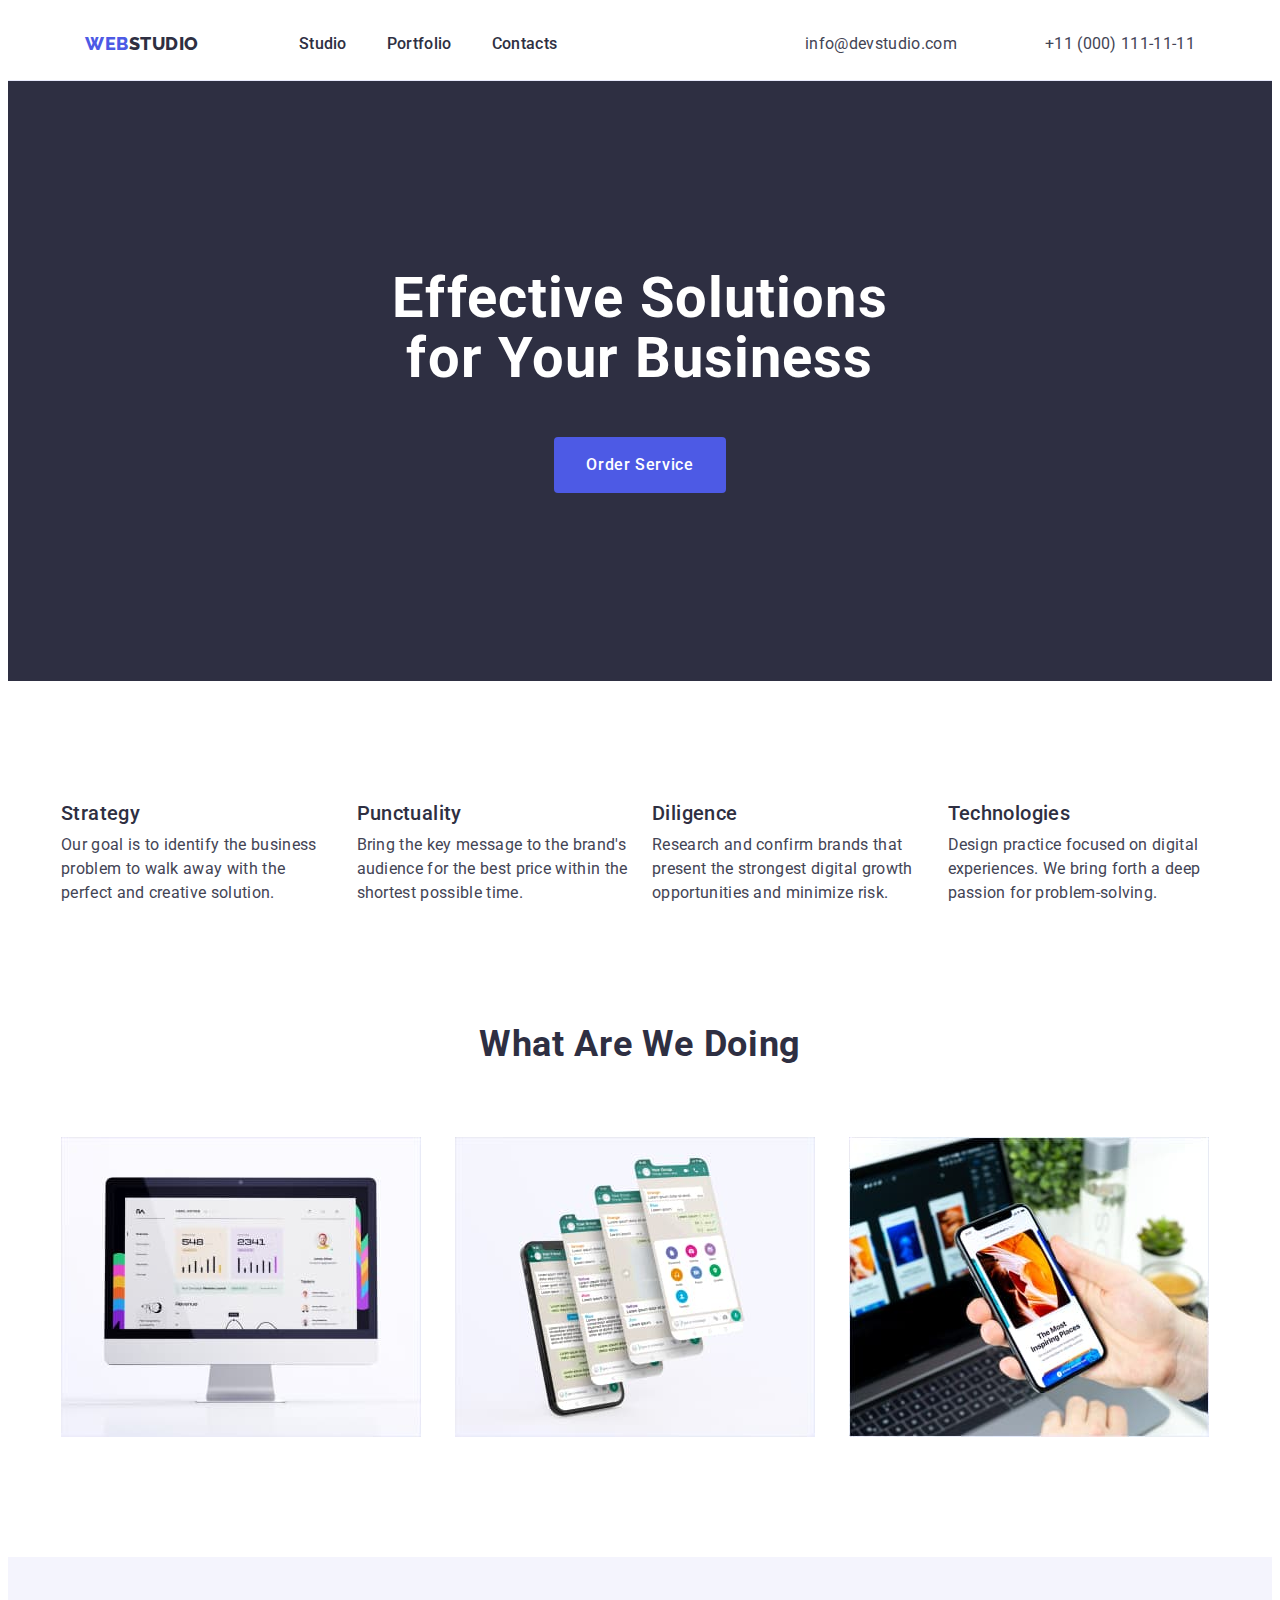
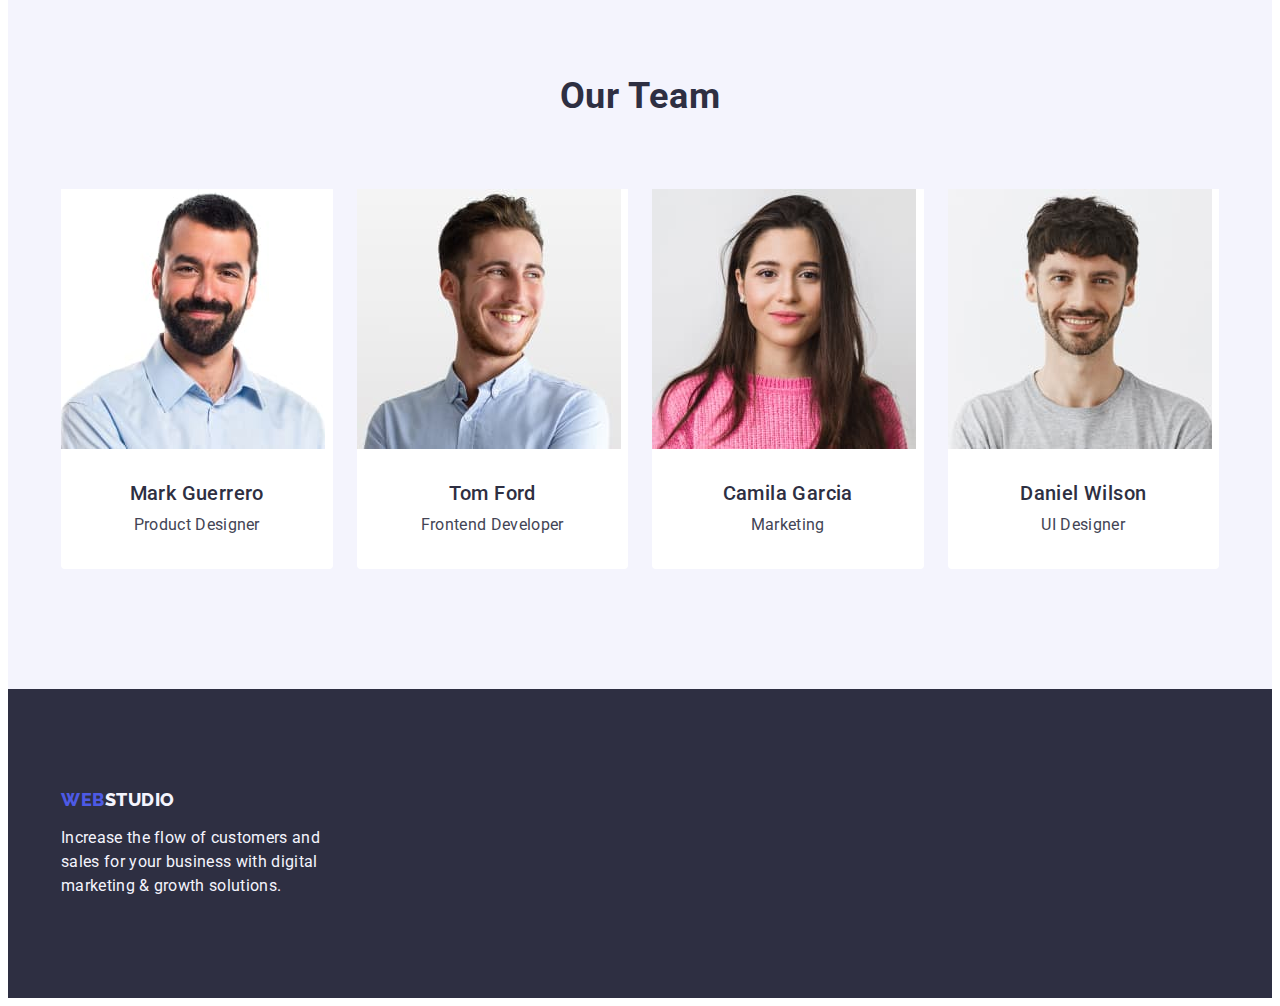
<file: index.html>
<!DOCTYPE html>
<html lang="en">
  <head>
    <meta charset="UTF-8" />
    <meta name="viewport" content="width=device-width, initial-scale=1.0" />
    <title>Document</title>
    <link rel="preconnect" href="https://fonts.googleapis.com" />
    <link rel="preconnect" href="https://fonts.gstatic.com" crossorigin />
    <link
      href="https://fonts.googleapis.com/css2?family=Raleway:wght@800&family=Roboto:wght@400;500;700&display=swap"
      rel="stylesheet"
    />
    <link
      rel="stylesheet"
      href="https://fonts.googleapis.com/css2?family=Raleway:wght@800&family=swap"
    />
    <link
      rel="stylesheet"
      href="https://cdnjs.cloudflare.com/ajax/libs/modern-normalize/2.0.0/modern-normalize.min.css"
      integrity="sha512-4xo8blKMVCiXpTaLzQSLSw3KFOVPWhm/TRtuPVc4WG6kUgjH6J03IBuG7JZPkcWMxJ5huwaBpOpnwYElP/m6wg=="
      crossorigin="anonymous"
      referrerpolicy="no-referrer"
    />

    <link rel="stylesheet" href="./css/styles.css" />
  </head>
  <body>
    <header class="header">
      <div class="container header-container">
        <nav class="header-navigation">
          <a href="./index.html" class="header-logo link"
            >Web<span class="header-logo-accent">Studio</span>
          </a>

          <ul class="header-menu list">
            <li class="header-menu-item">
              <a class="header-menu-link link" href="./index.html">Studio</a>
            </li>
            <li class="header-menu-item">
              <a class="header-menu-link link" href="./portfolio.html"
                >Portfolio</a
              >
            </li>
            <li class="header-menu-item">
              <a class="header-menu-link link" href="">Contacts</a>
            </li>
          </ul>
        </nav>
        <address class="header-address">
          <ul class="header-address-menu list">
            <li class="header-address-item">
              <a
                class="header-address-link link"
                href="mailto:info@devstudio.com"
                >info@devstudio.com</a
              >
            </li>
            <li class="header-address-item">
              <a class="header-address-link link" href="tel:+110001111111"
                >+11 (000) 111-11-11</a
              >
            </li>
          </ul>
        </address>
      </div>
    </header>
    <main>
      <section class="hero">
        <div class="container">
          <h1 class="hero-title">Effective Solutions for Your Business</h1>
          <button type="button" class="hero-btn">Order Service</button>
        </div>
      </section>

      <section class="advantages">
        <div class="container">
          <h2 class="visually-hidden">Advantages</h2>
          <ul class="advantages-list list">
            <li class="advantages-item">
              <h3 class="advantages-subtitle">Strategy</h3>
              <p class="advantages-item-text">
                Our goal is to identify the business problem to walk away with
                the perfect and creative solution.
              </p>
            </li>
            <li class="advantages-item">
              <h3 class="advantages-subtitle">Punctuality</h3>
              <p class="advantages-item-text">
                Bring the key message to the brand's audience for the best price
                within the shortest possible time.
              </p>
            </li>
            <li class="advantages-item">
              <h3 class="advantages-subtitle">Diligence</h3>
              <p class="advantages-item-text">
                Research and confirm brands that present the strongest digital
                growth opportunities and minimize risk.
              </p>
            </li>
            <li class="advantages-item">
              <h3 class="advantages-subtitle">Technologies</h3>
              <p class="advantages-item-text">
                Design practice focused on digital experiences. We bring forth a
                deep passion for problem-solving.
              </p>
            </li>
          </ul>
        </div>
      </section>

      <section class="doing">
        <div class="container">
          <h2 class="doing-title">What are we doing</h2>
          <ul class="doing-list list">
            <li class="doing-list-item">
              <img
                class="img"
                src="./images/1i1111.jpg"
                alt="computer"
                width="360"
                height="300"
              />
            </li>
            <li class="doing-list-item">
              <img
                class="img"
                src="./images/2i2222.jpg"
                alt="phone"
                width="360"
                height="300"
              />
            </li>
            <li class="doing-list-item">
              <img
                class="img"
                src="./images/3i333.jpg"
                alt="phone and computer"
                width="360"
                height="300"
              />
            </li>
          </ul>
        </div>
      </section>

      <section class="team">
        <div class="container">
          <h2 class="team-title">Our Team</h2>

          <ul class="team-list list">
            <li class="team-list-item">
              <img
                class="img team-list-foto"
                src="./images/11i1111.jpg"
                alt="Mark Guerrero"
                width="264"
                height="260"
              />
              <div class="section-team">
                <h3 class="team-member">Mark Guerrero</h3>
                <p class="team-work">Product Designer</p>
              </div>
            </li>
            <li class="team-list-item">
              <img
                class="img team-list-foto"
                src="./images/22i22222.jpg"
                alt="Tom Ford"
                width="264"
                height="260"
              />
              <div class="section-team">
                <h3 class="team-member">Tom Ford</h3>
                <p class="team-work">Frontend Developer</p>
              </div>
            </li>
            <li class="team-list-item">
              <img
                class="img team-list-foto"
                src="./images/33i3333.jpg"
                alt="Camila Garcia"
                width="264"
                height="260"
              />
              <div class="section-team">
                <h3 class="team-member">Camila Garcia</h3>
                <p class="team-work">Marketing</p>
              </div>
            </li>
            <li class="team-list-item">
              <img
                class="img team-list-foto"
                src="./images/44i44444.jpg"
                alt="Daniel Wilson"
                width="264"
                height="260"
              />
              <div class="section-team">
                <h3 class="team-member">Daniel Wilson</h3>
                <p class="team-work">UI Designer</p>
              </div>
            </li>
          </ul>
        </div>
      </section>
    </main>
    <footer class="footer">
      <div class="container footer-container">
        <a href="./index.html" class="footer-logo link"
          >Web<span class="footer-logo-accent">Studio</span>
        </a>
        <p class="footer-text">
          Increase the flow of customers and sales for your business with
          digital marketing & growth solutions.
        </p>
      </div>
    </footer>
  </body>
</html>
</file>
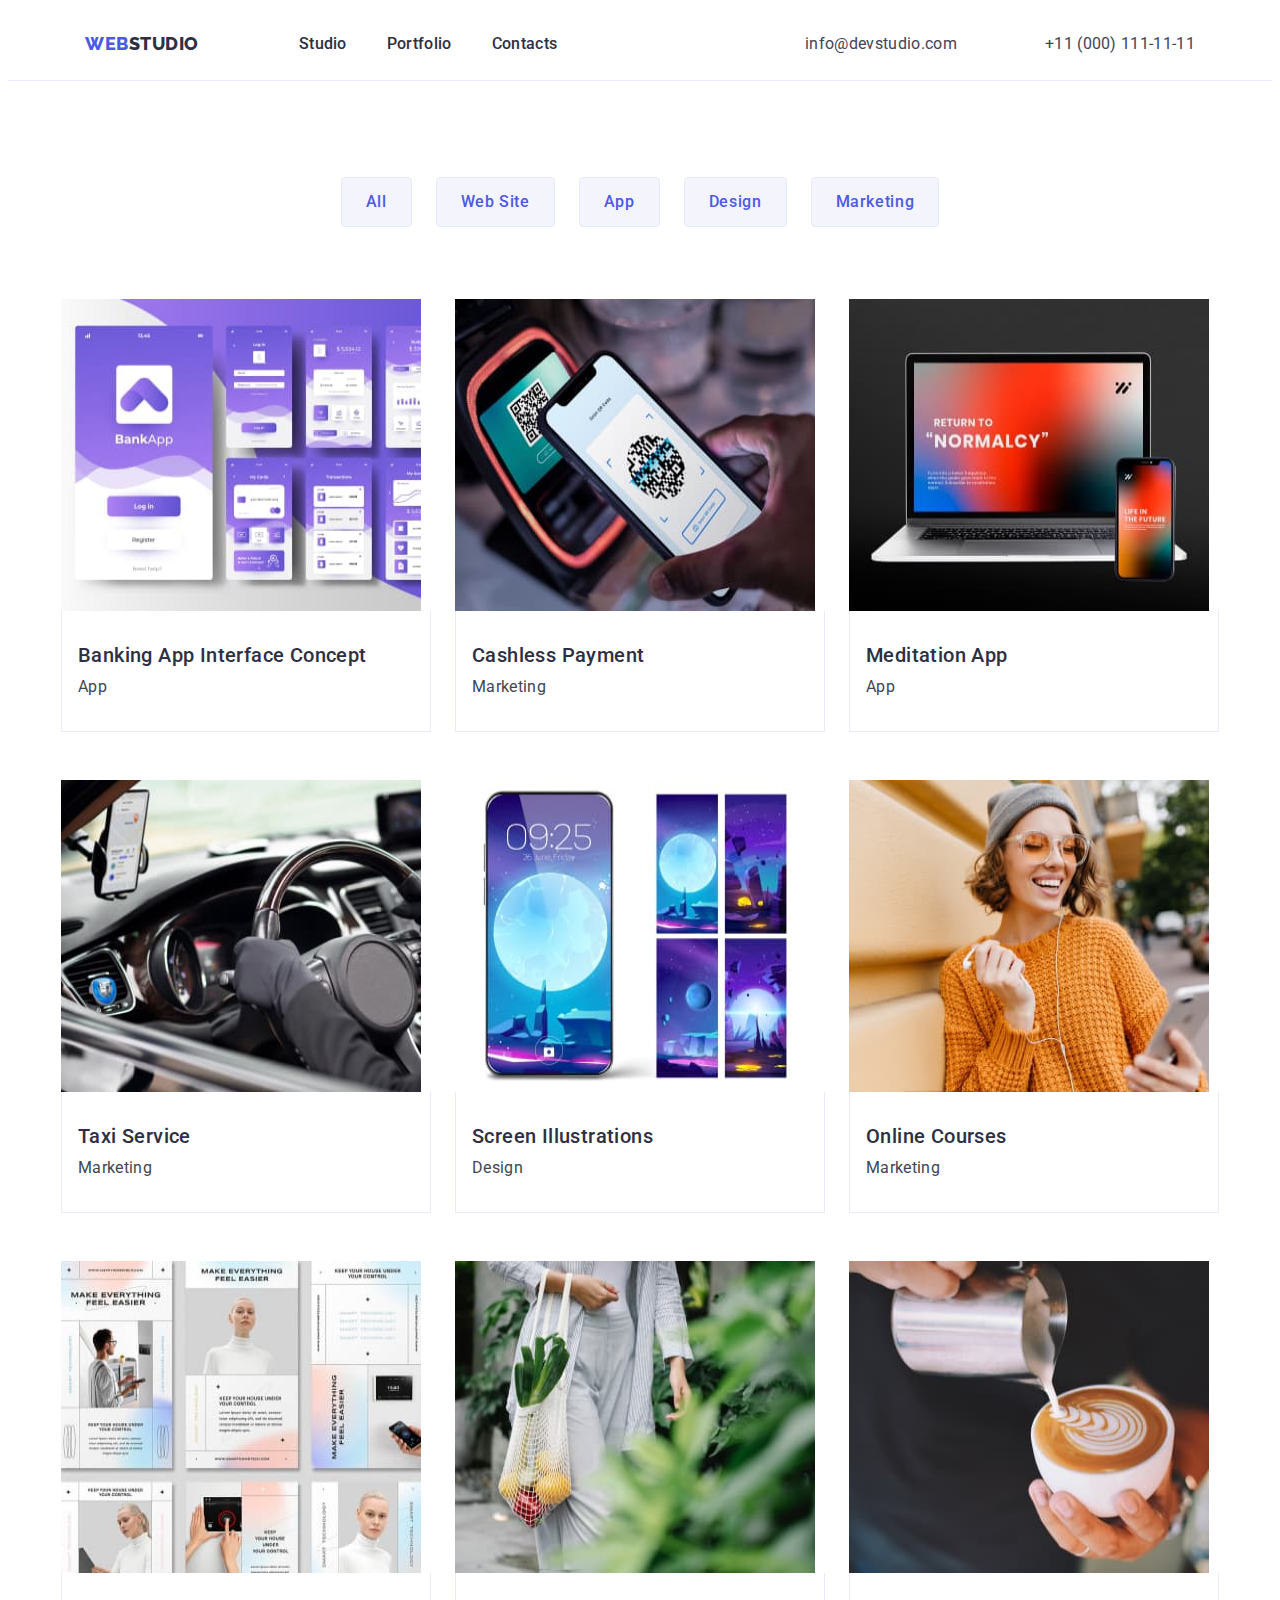
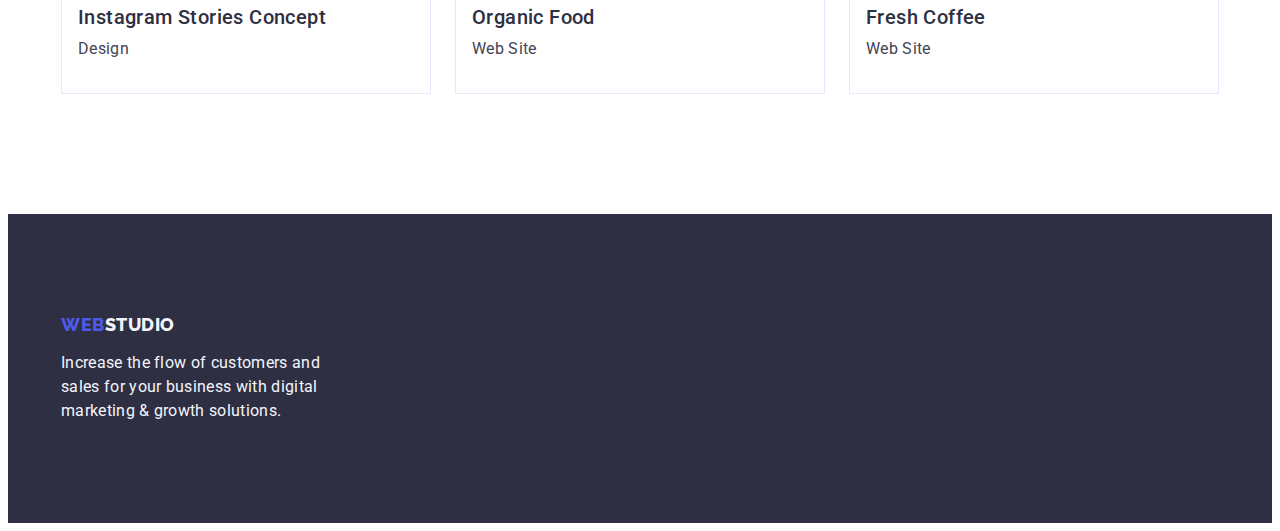
<file: portfolio.html>
<!DOCTYPE html>
<html lang="en">
  <head>
    <meta charset="UTF-8" />
    <meta name="viewport" content="width=device-width, initial-scale=1.0" />
    <title>Document</title>
    <link rel="preconnect" href="https://fonts.googleapis.com" />
    <link rel="preconnect" href="https://fonts.gstatic.com" crossorigin />
    <link
      href="https://fonts.googleapis.com/css2?family=Raleway:wght@800&family=Roboto:wght@400;500;700&display=swap"
      rel="stylesheet"
    />
    <link
      rel="stylesheet"
      href="https://fonts.googleapis.com/css2?family=Raleway:wght@800&family=swap"
    />
    <link
      rel="stylesheet"
      href="https://cdnjs.cloudflare.com/ajax/libs/modern-normalize/2.0.0/modern-normalize.min.css"
      integrity="sha512-4xo8blKMVCiXpTaLzQSLSw3KFOVPWhm/TRtuPVc4WG6kUgjH6J03IBuG7JZPkcWMxJ5huwaBpOpnwYElP/m6wg=="
      crossorigin="anonymous"
      referrerpolicy="no-referrer"
    />
    <link rel="stylesheet" href="./css/styles.css" />
  </head>
  <body>
    <header class="header">
      <div class="container header-container">
        <nav class="header-navigation">
          <a href="./index.html" class="header-logo link"
            >Web<span class="header-logo-accent">Studio</span>
          </a>

          <ul class="header-menu list">
            <li class="header-menu-item">
              <a class="header-menu-link link" href="./index.html">Studio</a>
            </li>
            <li class="header-menu-item">
              <a class="header-menu-link link" href="./portfolio.html"
                >Portfolio</a
              >
            </li>
            <li class="header-menu-item">
              <a class="header-menu-link link" href="">Contacts</a>
            </li>
          </ul>
        </nav>
        <address class="header-address">
          <ul class="header-address-menu list">
            <li class="header-address-item">
              <a
                class="header-address-link link"
                href="mailto:info@devstudio.com"
                >info@devstudio.com</a
              >
            </li>
            <li class="header-address-item">
              <a class="header-address-link link" href="tel:+110001111111"
                >+11 (000) 111-11-11</a
              >
            </li>
          </ul>
        </address>
      </div>
    </header>
    <main>
      <section class="portfolio-menu">
        <div class="container">
          <h1 class="visually-hidden">Portfolio</h1>

          <ul class="portfolio-menu-list list">
            <li class="portfolio-menu-item">
              <button type="button" class="portfolio-menu-btn link">All</button>
            </li>
            <li>
              <button type="button" class="portfolio-menu-btn link">
                Web Site
              </button>
            </li>
            <li class="portfolio-menu-item">
              <button type="button" class="portfolio-menu-btn link">App</button>
            </li>
            <li class="portfolio-menu-item">
              <button type="button" class="portfolio-menu-btn link">
                Design
              </button>
            </li>
            <li class="portfolio-menu-item">
              <button type="button" class="portfolio-menu-btn link">
                Marketing
              </button>
            </li>
          </ul>

          <ul class="offers-list list">
            <li class="offers-item">
              <a href="" class="offers-item-link link">
                <img
                  class="img"
                  src="./images/a1111111.jpg"
                  alt="App concept"
                  width="360"
                  height="312"
                />
                <div class="container-offers">
                  <h2 class="offers-title link">
                    Banking App Interface Concept
                  </h2>
                  <p class="offers-text">App</p>
                </div></a
              >
            </li>
            <li class="offers-item">
              <a href="" class="offers-item-link link"
                ><img
                  class="img"
                  src="./images/a22222.jpg"
                  alt="Cashless Payment"
                  width="360"
                  height="312"
                />
                <div class="container-offers">
                  <h2 class="offers-title link">Cashless Payment</h2>
                  <p class="offers-text">Marketing</p>
                </div></a
              >
            </li>
            <li class="offers-item">
              <a href="" class="offers-item-link link">
                <img
                  class="img"
                  src="./images/a33333.jpg"
                  alt="Meditation App"
                  width="360"
                  height="312"
                />
                <div class="container-offers">
                  <h2 class="offers-title link">Meditation App</h2>
                  <p class="offers-text">App</p>
                </div></a
              >
            </li>
            <li class="offers-item">
              <a href="" class="offers-item-link link"
                ><img
                  class="img"
                  src="./images/a44444.jpg"
                  alt="Taxi Service"
                  width="360"
                  height="312"
                />
                <div class="container-offers">
                  <h2 class="offers-title link">Taxi Service</h2>
                  <p class="offers-text">Marketing</p>
                </div></a
              >
            </li>
            <li class="offers-item">
              <a href="" class="offers-item-link link"
                ><img
                  class="img"
                  src="./images/a555.jpg"
                  alt="Screen Illustrations"
                  width="360"
                  height="312"
                />
                <div class="container-offers">
                  <h2 class="offers-title link">Screen Illustrations</h2>
                  <p class="offers-text">Design</p>
                </div></a
              >
            </li>
            <li class="offers-item">
              <a href="" class="offers-item-link link">
                <img
                  class="img"
                  src="./images/a66666.jpg"
                  alt="Online Courses"
                  width="360"
                  height="312"
                />
                <div class="container-offers">
                  <h2 class="offers-title link">Online Courses</h2>
                  <p class="offers-text">Marketing</p>
                </div></a
              >
            </li>
            <li class="offers-item">
              <a href="" class="offers-item-link link">
                <img
                  class="img"
                  src="./images/a77777.jpg"
                  alt="Instagram Stories Concept"
                  width="360"
                  height="312"
                />
                <div class="container-offers">
                  <h2 class="offers-title link">Instagram Stories Concept</h2>
                  <p class="offers-text">Design</p>
                </div></a
              >
            </li>
            <li class="offers-item">
              <a href="" class="offers-item-link link"
                ><img
                  class="img"
                  src="./images/a88888.jpg"
                  alt="Organic Food"
                  width="360"
                  height="312"
                />
                <div class="container-offers">
                  <h2 class="offers-title link">Organic Food</h2>
                  <p class="offers-text">Web Site</p>
                </div></a
              >
            </li>
            <li class="offers-item">
              <a href="" class="offers-item-link link"
                ><img
                  class="img"
                  src="./images/a9999.jpg"
                  alt="Fresh Coffee"
                  width="360"
                  height="312"
                />
                <div class="container-offers">
                  <h2 class="offers-title link">Fresh Coffee</h2>
                  <p class="offers-text">Web Site</p>
                </div></a
              >
            </li>
          </ul>
        </div>
      </section>
    </main>
    <footer class="footer">
      <div class="container footer-container">
        <a href="./index.html" class="footer-logo link"
          >Web<span class="footer-logo-accent">Studio</span>
        </a>
        <p class="footer-text">
          Increase the flow of customers and sales for your business with
          digital marketing & growth solutions.
        </p>
      </div>
    </footer>
  </body>
</html>
</file>
<file: css/styles.css>
:root {
  --accent-color: #2e2f42;
  --active-color: #404bbf;
  --text-color: #434455;
}

p,
h1,
h2,
h3,
h4 {
  margin-top: 0;
  margin-bottom: 0;
}

ul {
  margin-top: 0;
  margin-bottom: 0;
  padding-left: 0;
}

body {
  font-family: "Roboto", sans-serif;
  color: var(--text-color);
  background-color: #ffffff;
}

.container {
  width: 100%;
  max-width: 1158px;
  padding-left: 15px;
  padding-right: 15px;
  margin: 0 auto;
}

.visually-hidden {
  position: absolute;
  width: 1px;
  height: 1px;
  margin: -1px;
  border: 0;
  padding: 0;
  white-space: nowrap;
  clip-path: inset(100%);
  clip: rect(0 0 0 0);
  overflow: hidden;
}

.link {
  text-decoration: none;
}

.list {
  list-style-type: none;
}

.header {
  border-bottom: 1px solid #e7e9fc;
}

.header-navigation {
  display: flex;
  align-items: center;
}

.header-logo {
  color: #4d5ae5;
  font-size: 18px;
  font-family: Raleway, sans-serif;
  font-weight: 800;
  line-height: 1.17;
  letter-spacing: 0.03em;
  text-transform: uppercase;
  word-spacing: 0;
  padding: 24px;
  margin-right: 76px;
}
.header-logo-accent {
  color: #2e2f42;
  word-spacing: 0;
}

.header-container {
  display: flex;
  align-items: center;
  justify-content: space-between;
}

.header-menu {
  display: flex;
  align-items: center;
  gap: 40px;
}

.header-menu-link {
  color: #2e2f42;
  font-size: 16px;
  font-weight: 500;
  line-height: 1.5;
  letter-spacing: 0.02em;
  padding-top: 24px;
  padding-bottom: 24px;
  display: block;
}

.header-menu-link:hover {
  color: var(--active-color);
}

.header-menu-link:focus {
  color: var(--active-color);
}

.header-address-link {
  color: var(--text-color);
  font-size: 16px;

  font-weight: 400;
  line-height: 1.5;
  letter-spacing: 0.02em;
  padding: 24px;
}

.header-address-link:hover {
  color: var(--active-color);
}

.header-address-link:focus {
  color: var(--active-color);
}

.header-address {
  font-style: normal;
}

.header-address-menu {
  display: flex;
  gap: 40px;
  margin-left: auto;
}

.header-address-menu:focus {
  color: var(--active-color);
}

.hero {
  background-color: var(--accent-color);
  padding-top: 188px;
  padding-bottom: 188px;
}

.hero-title {
  color: #fff;
  text-align: center;
  font-size: 56px;
  font-weight: 700;
  line-height: 1.07;
  letter-spacing: 0.02em;
  max-width: 496px;
  margin: 0 auto;
}

.hero-btn {
  color: #fff;
  font-size: 16px;
  font-family: inherit;
  font-weight: 500;
  line-height: 1.5;
  letter-spacing: 0.04em;
  background-color: #4d5ae5;
  cursor: pointer;
  padding: 16px 32px;
  margin-top: 48px;
  display: block;
  margin-left: auto;
  margin-right: auto;
  border-radius: 4px;
  min-width: 169px;
  height: 56px;
  border: none;
}

.hero-btn:hover {
  background-color: var(--active-color);
}

.hero-btn:focus {
  background-color: var(--active-color);
}

.advantages {
  padding-top: 120px;
  padding-bottom: 120px;
}

.advantages-list {
  display: flex;

  gap: 24px;
}

.advantages-item {
  width: calc((100% - 3 * 24px) / 4);
}

.advantages-subtitle {
  color: var(--accent-color);

  font-size: 20px;

  font-weight: 500;
  line-height: 1.2;
  letter-spacing: 0.02em;
  margin-bottom: 8px;
}

.advantages-item-text {
  color: var(--text-color);

  font-size: 16px;
  font-weight: 400;
  line-height: 1.5;
  letter-spacing: 0.02em;
}

.doing {
  padding-bottom: 120px;
}

.doing-title {
  color: var(--accent-color);
  text-align: center;
  text-transform: capitalize;
  font-size: 36px;
  font-weight: 700;
  line-height: 1.11;
  letter-spacing: 0.02em;
  margin-bottom: 72px;
}

.doing-list {
  display: flex;
  gap: 24px;
}

.doing-list-item {
  width: calc((100% - 48px) / 3);
}

.team {
  background-color: #f4f4fd;
  padding-top: 120px;
  padding-bottom: 120px;
}

.team-title {
  color: var(--accent-color);
  text-align: center;
  font-size: 36px;

  font-weight: 700;
  line-height: 1.11;
  letter-spacing: 0.02em;
  text-transform: capitalize;

  margin-bottom: 72px;
}

.team-list {
  display: flex;
  gap: 24px;
}

.team-list-item {
  background-color: #ffffff;
  width: calc((100% - 24px * 3) / 4);
  border-radius: 0px 0px 4px 4px;
  background: #fff;
}

.section-team {
  padding: 32px 16px;
}

.team-member {
  color: var(--accent-color);
  text-align: center;
  font-size: 20px;

  font-weight: 500;
  line-height: 1.2;
  letter-spacing: 0.02em;

  margin-bottom: 8px;
}

.team-work {
  color: var(--text-color);
  text-align: center;
  font-size: 16px;

  font-weight: 400;
  line-height: 1.5;
  letter-spacing: 0.02em;
}

.footer-logo {
  color: #4d5ae5;
  font-size: 18px;
  font-family: Raleway, sans-serif;
  margin-bottom: 16px;
  font-weight: 800;
  line-height: 1.17;
  letter-spacing: 0.03em;
  text-transform: uppercase;
  word-spacing: 0;
  display: inline-block;
}

.footer-logo-accent {
  color: #f4f4fd;

  word-spacing: 0;
}

.footer-text {
  color: var(--cloud, #f4f4fd);
  font-size: 16px;
  max-width: 264px;
  font-weight: 400;
  line-height: 1.5;
  letter-spacing: 0.02em;
}

.footer {
  background-color: var(--accent-color);
  padding-top: 100px;
  padding-bottom: 100px;
}

.portfolio-menu {
  padding: 96px 0 120px 0;
}

.portfolio-menu-list {
  display: flex;

  display: flex;
  justify-content: center;
  gap: 24px;
  margin-bottom: 72px;
}

.portfolio-menu-btn {
  color: #4d5ae5;
  font-family: "Roboto", sans-serif;
  text-align: center;
  background-color: #f4f4fd;
  font-size: 16px;

  font-weight: 500;
  line-height: 1.5;
  letter-spacing: 0.04em;
  cursor: pointer;
  border-radius: 4px;

  border: 1px solid #e7e9fc;
  background: #f4f4fd;
  padding: 12px 24px;
}

.portfolio-menu-btn:hover {
  color: #ffffff;
  background-color: #404bbf;
  border: 1px solid transparent;
}

.portfolio-menu-btn:focus {
  color: #ffffff;
  background-color: #404bbf;
  border: 1px solid transparent;
}

.section-offers {
  padding-bottom: 120px;
  padding-top: 24px;
}

.offers-list {
  flex-wrap: wrap;
  display: flex;
  row-gap: 48px;
  column-gap: 24px;
}

.container-offers {
  padding: 32px 16px;
  border: 1px solid #e7e9fc;
  border-top: none;
}

.offers-item {
  width: calc((100% - 24px * 2) / 3);
}

.offers-title {
  color: var(--accent-color);
  font-size: 20px;
  margin-bottom: 8px;
  font-weight: 500;
  line-height: 1.2;
  letter-spacing: 0.02em;
}

.offers-text {
  color: var(--text-color);
  font-size: 16px;

  font-weight: 400;
  line-height: 1.5;
  letter-spacing: 0.02em;
}

.offers-item-link {
  text-decoration: none;
}

.img {
  display: block;
}
</file>
